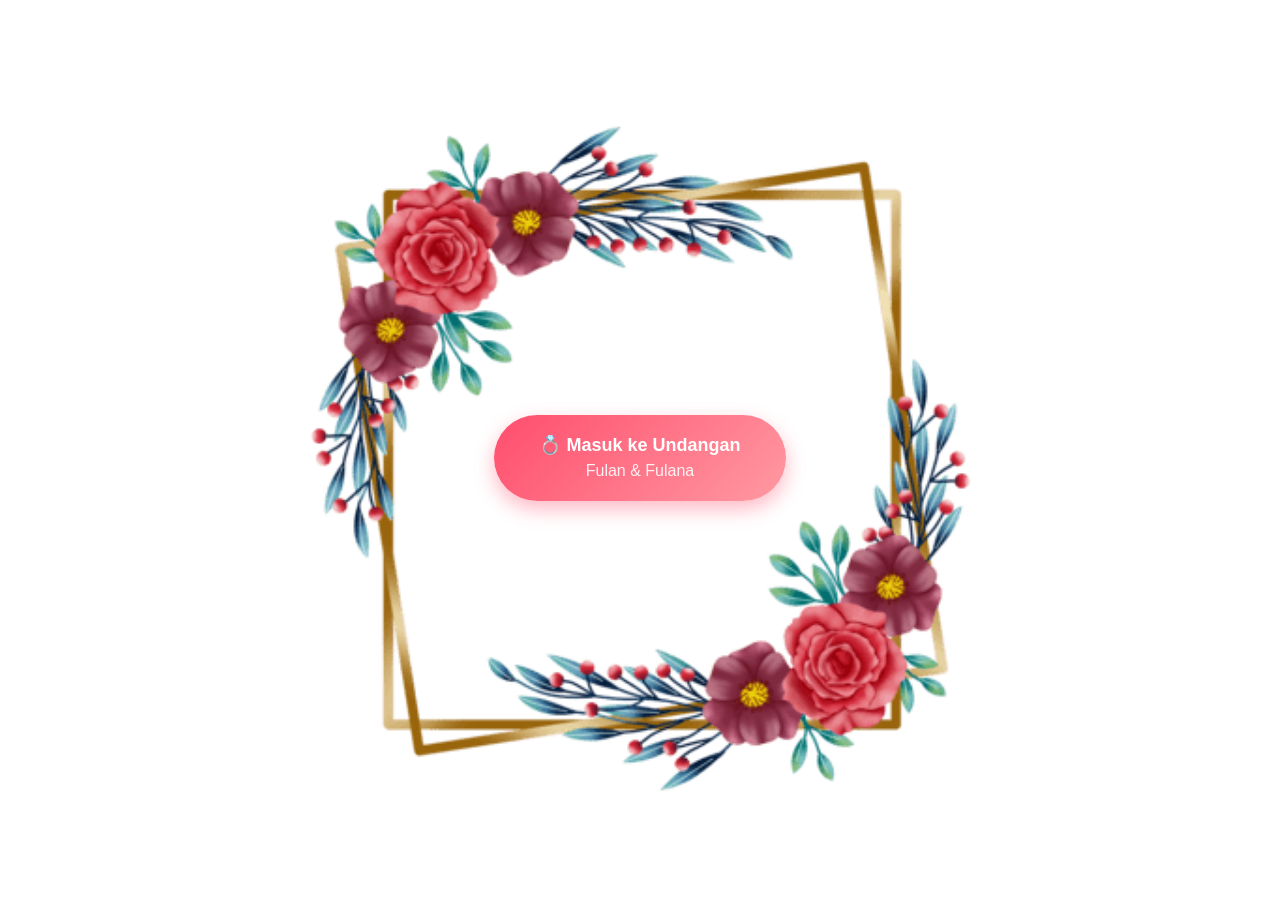
<file: index.html>
<!DOCTYPE html>
<html lang="en">
<head>
    <meta charset="UTF-8">
    <meta name="viewport" content="width=device-width, initial-scale=1.0">
    <title>masuk</title>
    <link rel="stylesheet" href="style1.css">
</head>
<body>
   <button class="btn-undangan" onclick="window.location.href='dashboard.html'">
    💍 Masuk ke Undangan <br>
    <span>Fulan & Fulana</span>
</button>

</body>
</html>
</file>
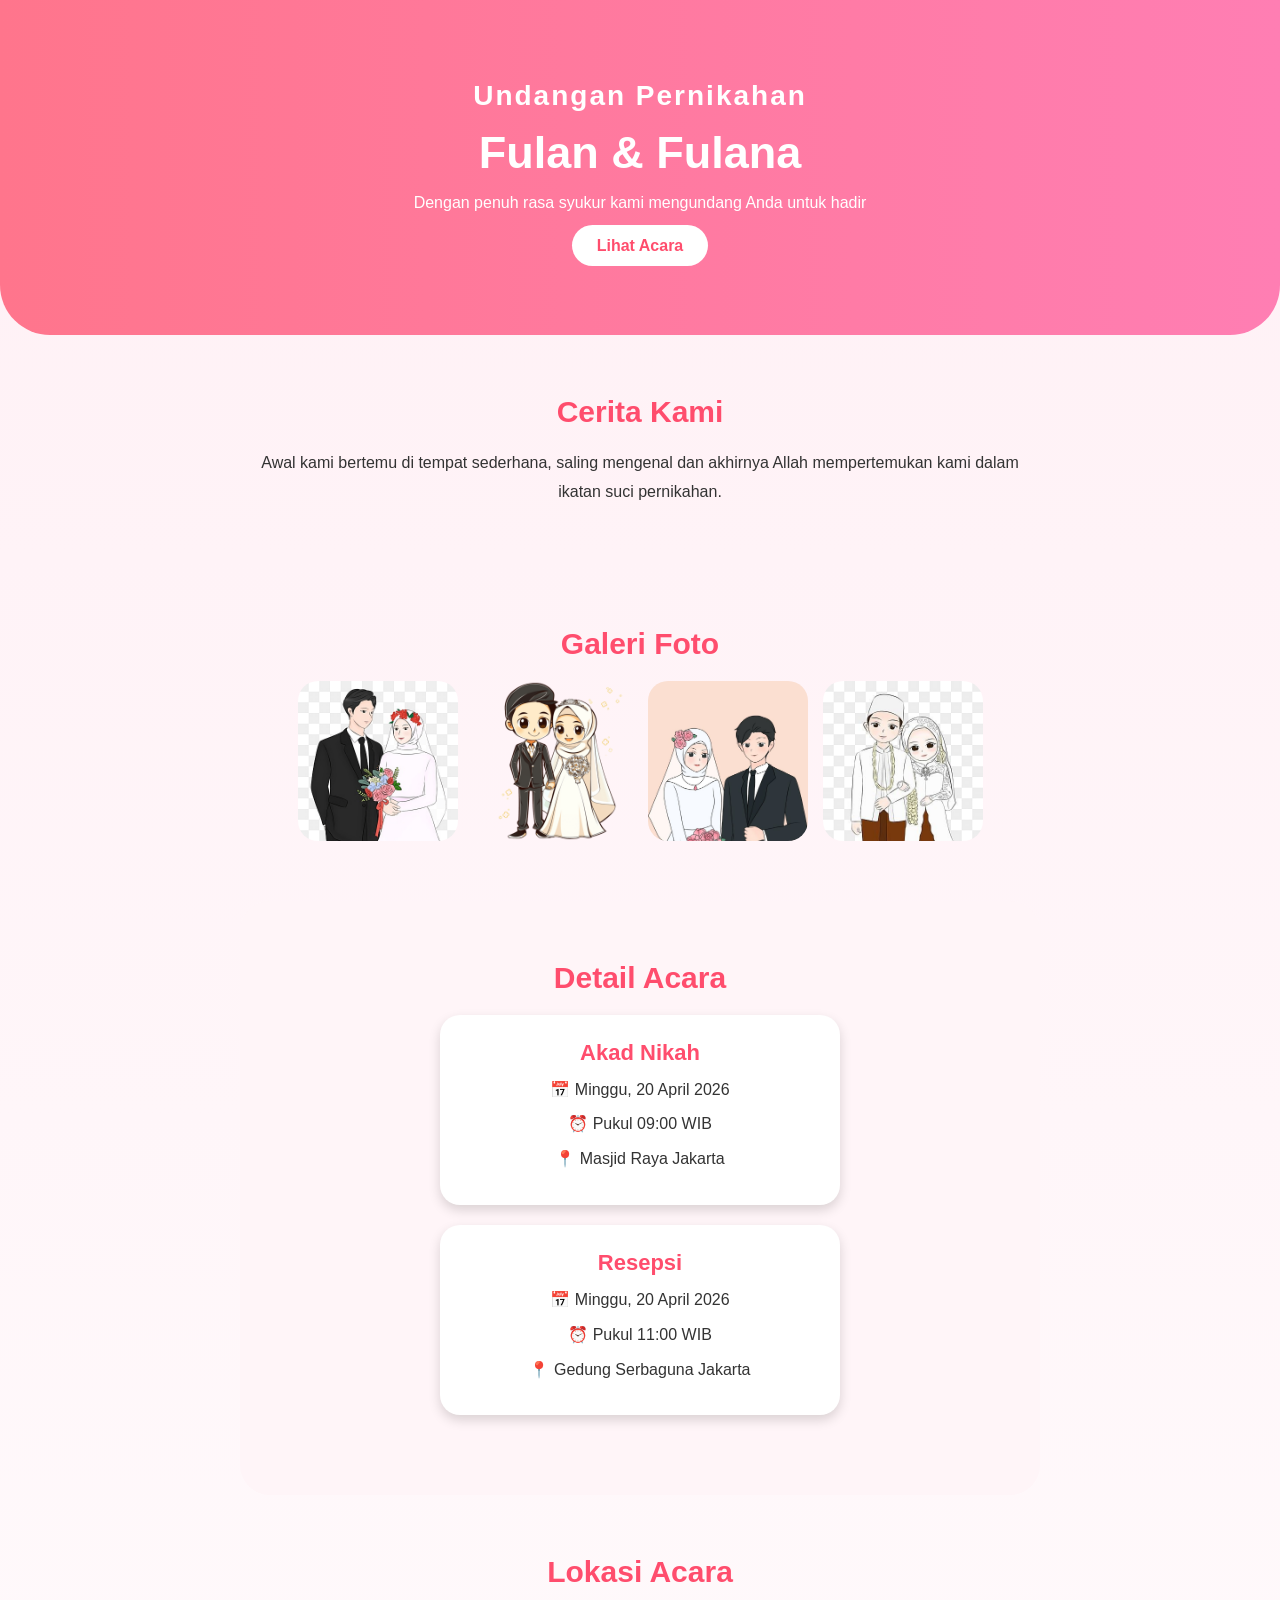
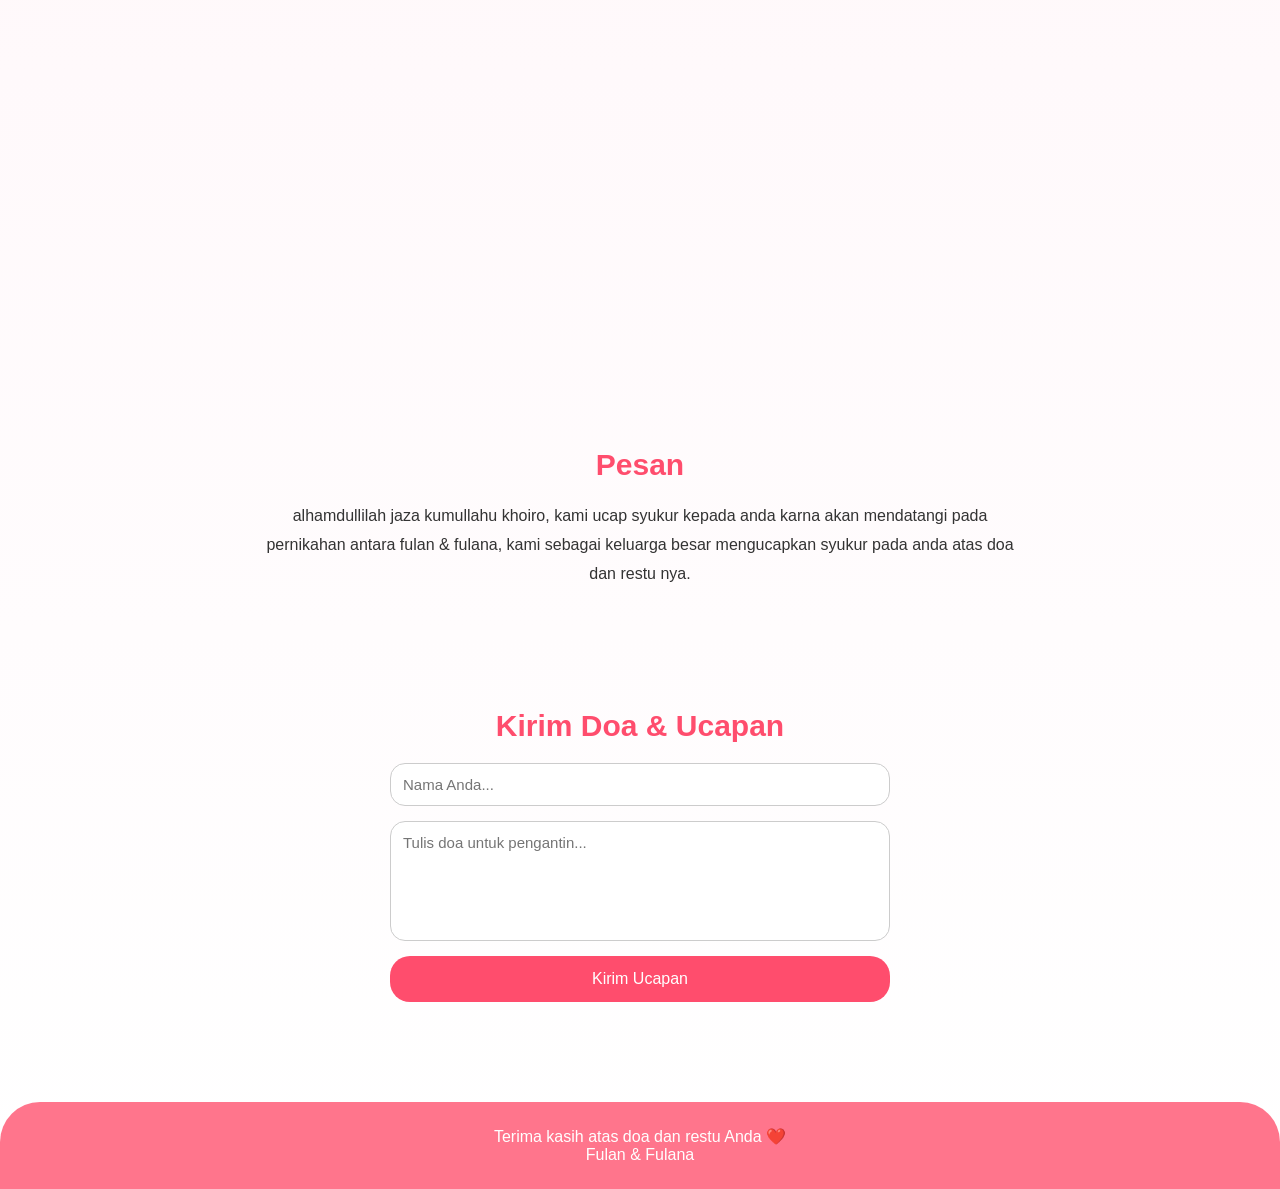
<file: dashboard.html>
<!DOCTYPE html>
<html lang="id">
<head>
    <meta charset="UTF-8">
    <meta name="viewport" content="width=device-width, initial-scale=1.0">
    <title>Undangan Pernikahan</title>
    <link rel="stylesheet" href="style.css">
</head>
<body>

    <!-- Header -->
    <header class="hero">
        <h1>Undangan Pernikahan</h1>
        <h2>Fulan & Fulana</h2>
        <p>Dengan penuh rasa syukur kami mengundang Anda untuk hadir</p>
        <a href="#acara" class="btn">Lihat Acara</a>
    </header>

    <!-- Cerita -->
    <section class="section">
        <h2>Cerita Kami</h2>
        <p>
            Awal kami bertemu di tempat sederhana, saling mengenal dan akhirnya
            Allah mempertemukan kami dalam ikatan suci pernikahan.
        </p>
    </section>

    <!-- Galeri -->
    <section class="section">
        <h2>Galeri Foto</h2>
        <div class="gallery">
            <img src="pngtree-muslim-wedding-cartoon-style-married-couple-beautiful-bride-holding-flower-bouquet-png-image_4420207.png" alt="Foto 1">
            <img src="pngtree-muslim-wedding-couple-romance-and-love-just-married-romantic-cartoon-png-image_13533233.png" alt="Foto 2">
            <img src="f868391472a3500645fca98f89b0bb93.jpg" alt="Foto 3">
            <img src="5fbcf26c8a142dad78f595348bb38066.jpg" alt="Foto 4">
        </div>
    </section>

    <!-- Detail Acara -->
    <section class="section acara" id="acara">
        <h2>Detail Acara</h2>

        <div class="card">
            <h3>Akad Nikah</h3>
            <p>📅 Minggu, 20 April 2026</p>
            <p>⏰ Pukul 09:00 WIB</p>
            <p>📍 Masjid Raya Jakarta</p>
        </div>

        <div class="card">
            <h3>Resepsi</h3>
            <p>📅 Minggu, 20 April 2026</p>
            <p>⏰ Pukul 11:00 WIB</p>
            <p>📍 Gedung Serbaguna Jakarta</p>
        </div>
    </section>

    <!-- Maps -->
    <section class="section">
        <h2>Lokasi Acara</h2>
        <iframe 
            src="https://www.google.com/maps/embed?pb=!1m18!1m12!1m3!1d3966.8237897828353!2d106.82268847499257!3d-6.155807693831333!2m3!1f0!2f0!3f0!3m2!1i1024!2i768!4f13.1!3m3!1m2!1s0x2e69f3ef7d6cfb3f%3A0x3e5c7f94a2c7e42d!2sJakarta!5e0!3m2!1sid!2sid!4v1694437600000!5m2!1sid!2sid"
            allowfullscreen=""
            loading="lazy">
        </iframe>
    </section>

     <section class="section">
        <h2>Pesan</h2>
        <p>
            alhamdullilah jaza kumullahu khoiro, kami ucap syukur kepada anda karna akan mendatangi pada pernikahan antara fulan &amp; fulana, kami sebagai keluarga besar mengucapkan syukur pada anda atas doa dan restu nya.
        </p>
    </section>

    <!-- Form Doa -->
    <section class="section">
        <h2>Kirim Doa & Ucapan</h2>

        <form class="form">
            <input type="text" placeholder="Nama Anda..." required>
            <textarea placeholder="Tulis doa untuk pengantin..." required></textarea>
            <button type="submit">Kirim Ucapan</button>
        </form>
    </section>

    <!-- Footer -->
    <footer>
        <p>
            Terima kasih atas doa dan restu Anda ❤️ <br>
            Fulan & Fulana
        </p>
    </footer>

</body>
</html>
</file>
<file: style1.css>
body {
    display: flex;
    justify-content: center; /* Tengah horizontal */
    align-items: center;     /* Tengah vertikal */
    height: 100vh;
    background-image: url("corak.png");
    background-size: 675px;
    background-position: center;
    background-repeat: no-repeat;
}

.btn-undangan {
    background: linear-gradient(135deg, #ff4d6d, #ff9aa2);
    color: white;
    border: none;
    padding: 18px 45px;
    font-size: 18px;
    font-weight: bold;
    border-radius: 50px;
    cursor: pointer;
    box-shadow: 0 8px 20px rgba(255, 77, 109, 0.4);
    transition: 0.4s ease;
    text-align: center;
    line-height: 1.4;
}

/* Nama Pengantin */
.btn-undangan span {
    font-size: 16px;
    font-weight: normal;
    opacity: 0.9;
}

/* Hover Efek */
.btn-undangan:hover {
    transform: scale(1.08);
    box-shadow: 0 10px 30px rgba(255, 77, 109, 0.7);
}

/* Klik Efek */
.btn-undangan:active {
    transform: scale(0.95);
}
</file>
<file: style.css>
/* Reset */
* {
    margin: 0;
    padding: 0;
    box-sizing: border-box;
    font-family: "Poppins", sans-serif;
}

/* Body */
body {
    background: linear-gradient(to bottom, #fff0f5, #ffffff);
    color: #333;
    text-align: center;
}

/* Header Hero */
.hero {
    padding: 80px 20px;
    background: linear-gradient(to right, #ff758c, #ff7eb3);
    color: white;
    border-bottom-left-radius: 50px;
    border-bottom-right-radius: 50px;
}

.hero h1 {
    font-size: 28px;
    letter-spacing: 2px;
}

.hero h2 {
    font-size: 45px;
    margin: 15px 0;
    font-weight: bold;
}

.hero p {
    font-size: 16px;
    margin-bottom: 25px;
}

/* Button */
.btn {
    background: white;
    color: #ff4d6d;
    padding: 12px 25px;
    border-radius: 30px;
    text-decoration: none;
    font-weight: bold;
    transition: 0.3s;
}

.btn:hover {
    background: #ffe0e9;
}

/* Section */
.section {
    padding: 60px 20px;
    max-width: 800px;
    margin: auto;
}

.section h2 {
    font-size: 30px;
    margin-bottom: 20px;
    color: #ff4d6d;
}

.section p {
    font-size: 16px;
    line-height: 1.8;
}

/* Gallery */
.gallery {
    display: flex;
    justify-content: center;
    gap: 15px;
    flex-wrap: wrap;
}

.gallery img {
    width: 160px;
    height: 160px;
    border-radius: 20px;
    object-fit: cover;
    transition: 0.3s;
}

.gallery img:hover {
    transform: scale(1.08);
}

/* Card Acara */
.acara {
    background: #fff5f8;
    border-radius: 30px;
}

.card {
    background: white;
    margin: 20px auto;
    padding: 25px;
    width: 90%;
    max-width: 400px;
    border-radius: 20px;
    box-shadow: 0 5px 12px rgba(0,0,0,0.15);
}

.card h3 {
    font-size: 22px;
    margin-bottom: 10px;
    color: #ff4d6d;
}

.card p {
    margin: 6px 0;
}

/* Maps */
iframe {
    width: 100%;
    height: 300px;
    border: none;
    border-radius: 20px;
    margin-top: 15px;
}

/* Form */
.form {
    display: flex;
    flex-direction: column;
    gap: 15px;
    max-width: 500px;
    margin: auto;
}

.form input,
.form textarea {
    padding: 12px;
    border-radius: 15px;
    border: 1px solid #ccc;
    outline: none;
    font-size: 15px;
}

.form textarea {
    height: 120px;
    resize: none;
}

.form button {
    background: #ff4d6d;
    color: white;
    border: none;
    padding: 14px;
    border-radius: 20px;
    cursor: pointer;
    font-size: 16px;
    transition: 0.3s;
}

.form button:hover {
    background: #e63b5c;
}

/* Footer */
footer {
    background: #ff758c;
    color: white;
    padding: 25px;
    border-top-left-radius: 40px;
    border-top-right-radius: 40px;
    margin-top: 40px;
}
</file>
